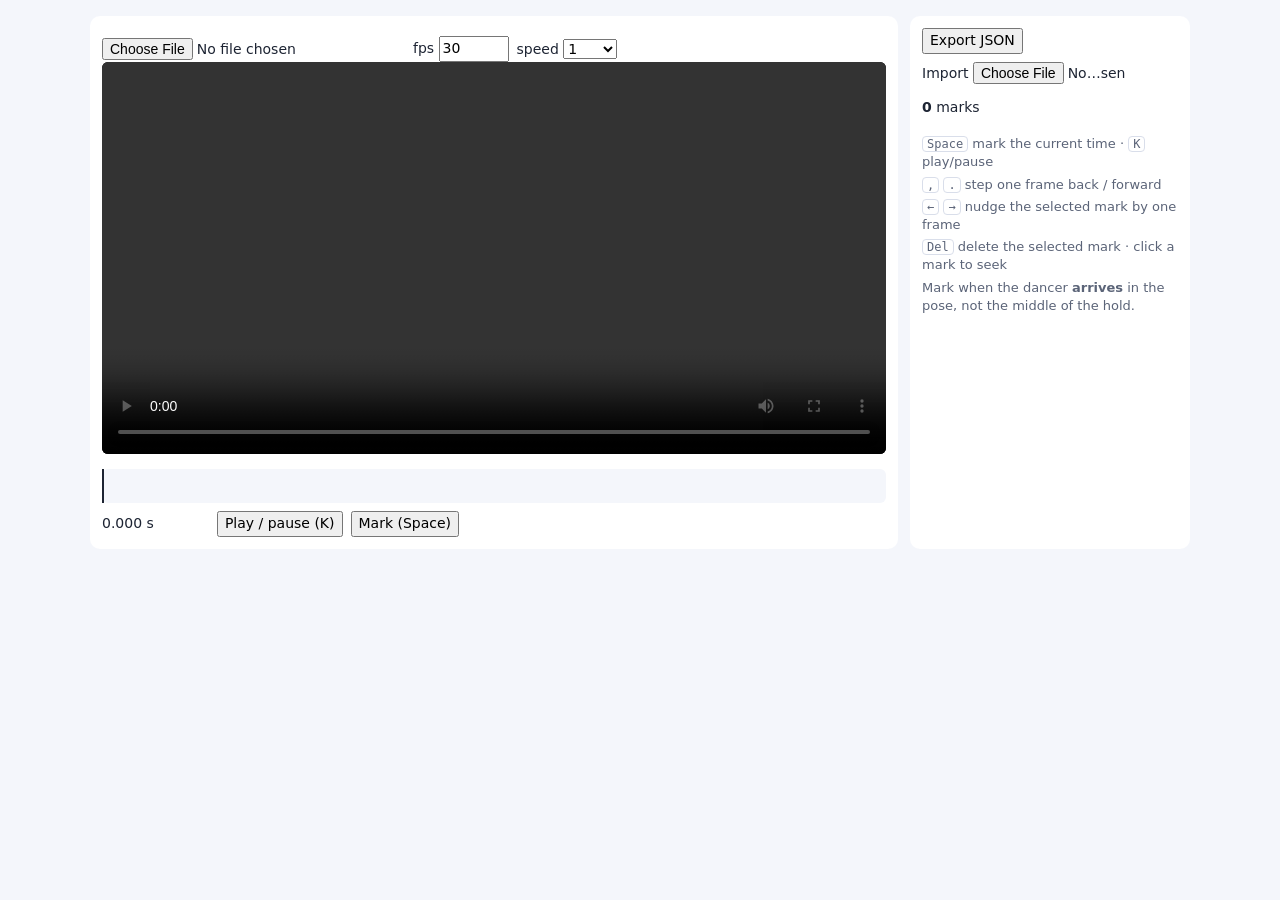
<file: tools/label.html>
<!doctype html>
<!--
  MoveMatch key-pose labeller: ground truth for tools/timing_proto.py.

  Open this file directly in a browser (no server needed), load a dance video and
  mark the moment the dancer ARRIVES in each key pose -- the same instant the game
  scores (the start of a held pose). Export saves {video, fps, labels: [t, ...]};
  put it in tools/labels/<video-stem>.json.
-->
<html lang="en">
<head>
<meta charset="utf-8">
<meta name="viewport" content="width=device-width, initial-scale=1">
<title>Key-pose labeller</title>
<style>
  :root { --bg: #f4f6fb; --card: #fff; --fg: #1d2433; --muted: #5b6478;
          --accent: #4f7cff; --sel: #ff9f1c; --line: #d9deea; }
  @media (prefers-color-scheme: dark) {
    :root { --bg: #12151c; --card: #1b2030; --fg: #e6e9f2; --muted: #9aa3b8;
            --line: #2c3346; }
  }
  * { box-sizing: border-box; }
  body { margin: 0; padding: 16px; font: 14px/1.4 system-ui, sans-serif;
         background: var(--bg); color: var(--fg); }
  main { max-width: 1100px; margin: 0 auto; display: grid; gap: 12px;
         grid-template-columns: minmax(0, 1fr) 280px; }
  @media (max-width: 760px) { main { grid-template-columns: 1fr; } }
  .card { background: var(--card); border-radius: 10px; padding: 12px; }
  video { width: 100%; max-height: 70vh; background: #000; border-radius: 6px; }
  .row { display: flex; flex-wrap: wrap; gap: 8px; align-items: center; margin-top: 8px; }
  button, select, input { font: inherit; }
  #bar { position: relative; height: 34px; margin-top: 10px; background: var(--bg);
         border-radius: 6px; cursor: pointer; }
  #bar .head { position: absolute; top: 0; bottom: 0; width: 2px; background: var(--fg); }
  #bar .mark { position: absolute; top: 4px; bottom: 4px; width: 3px; background: var(--accent);
               border-radius: 2px; }
  #bar .mark.sel { background: var(--sel); width: 5px; }
  #time { font-variant-numeric: tabular-nums; min-width: 12ch; }
  ol { margin: 0; padding-left: 2.5em; max-height: 60vh; overflow: auto;
       font-variant-numeric: tabular-nums; }
  li { padding: 2px 4px; cursor: pointer; border-radius: 4px; }
  li.sel { background: var(--sel); color: #000; }
  kbd { border: 1px solid var(--line); border-radius: 4px; padding: 0 4px; font-size: 12px; }
  .help { color: var(--muted); font-size: 13px; }
  .help p { margin: 4px 0; }
</style>
</head>
<body>
<main>
  <section class="card">
    <div class="row">
      <input type="file" id="file" accept="video/*">
      <label>fps <input type="number" id="fps" value="30" min="1" max="120" style="width:5em"></label>
      <label>speed
        <select id="speed">
          <option>0.25</option><option>0.5</option><option>0.75</option>
          <option selected>1</option>
        </select>
      </label>
    </div>
    <video id="video" controls playsinline></video>
    <div id="bar"><div class="head" id="head"></div></div>
    <div class="row">
      <span id="time">0.000 s</span>
      <button id="play">Play / pause (K)</button>
      <button id="mark">Mark (Space)</button>
    </div>
  </section>
  <aside class="card">
    <div class="row" style="margin-top:0">
      <button id="export">Export JSON</button>
      <label>Import <input type="file" id="import" accept=".json" style="width:11em"></label>
    </div>
    <p><b id="count">0</b> marks</p>
    <ol id="list"></ol>
    <div class="help">
      <p><kbd>Space</kbd> mark the current time &middot; <kbd>K</kbd> play/pause</p>
      <p><kbd>,</kbd> <kbd>.</kbd> step one frame back / forward</p>
      <p><kbd>&larr;</kbd> <kbd>&rarr;</kbd> nudge the selected mark by one frame</p>
      <p><kbd>Del</kbd> delete the selected mark &middot; click a mark to seek</p>
      <p>Mark when the dancer <b>arrives</b> in the pose, not the middle of the hold.</p>
    </div>
  </aside>
</main>
<script>
const video = document.getElementById('video');
const bar = document.getElementById('bar');
const head = document.getElementById('head');
const list = document.getElementById('list');
const fpsIn = document.getElementById('fps');
let marks = [];      // sorted times in s
let selected = -1;   // index into marks
let videoName = '';

const frame = () => 1 / (parseFloat(fpsIn.value) || 30);
const fmt = t => t.toFixed(3);

document.getElementById('file').onchange = e => {
  const f = e.target.files[0];
  if (!f) return;
  videoName = f.name;
  video.src = URL.createObjectURL(f);
};
document.getElementById('speed').onchange = e => { video.playbackRate = +e.target.value; };
video.addEventListener('loadedmetadata', () => {
  video.playbackRate = +document.getElementById('speed').value;
  render();
});
video.addEventListener('timeupdate', drawHead);
document.getElementById('play').onclick = togglePlay;
document.getElementById('mark').onclick = addMark;

function togglePlay() { video.paused ? video.play() : video.pause(); }

function addMark() {
  if (!video.duration) return;
  const t = +video.currentTime.toFixed(3);
  marks.push(t);
  marks.sort((a, b) => a - b);
  selected = marks.indexOf(t);
  render();
}

function render() {
  bar.querySelectorAll('.mark').forEach(m => m.remove());
  list.innerHTML = '';
  const dur = video.duration || 1;
  marks.forEach((t, i) => {
    const m = document.createElement('div');
    m.className = 'mark' + (i === selected ? ' sel' : '');
    m.style.left = (t / dur * 100) + '%';
    bar.appendChild(m);
    const li = document.createElement('li');
    li.textContent = fmt(t) + ' s';
    li.className = i === selected ? 'sel' : '';
    li.onclick = () => { selected = i; video.currentTime = t; render(); };
    list.appendChild(li);
  });
  document.getElementById('count').textContent = marks.length;
  drawHead();
}

function drawHead() {
  const dur = video.duration || 1;
  head.style.left = (video.currentTime / dur * 100) + '%';
  document.getElementById('time').textContent = fmt(video.currentTime) + ' s';
}

bar.onclick = e => {
  if (!video.duration) return;
  const r = bar.getBoundingClientRect();
  video.currentTime = (e.clientX - r.left) / r.width * video.duration;
};

document.addEventListener('keydown', e => {
  if (e.target.tagName === 'INPUT' || e.target.tagName === 'SELECT') return;
  const k = e.key;
  if (k === ' ') { e.preventDefault(); addMark(); }
  else if (k === 'k' || k === 'K') togglePlay();
  else if (k === ',' || k === '.') {
    video.pause();
    video.currentTime = Math.max(0, video.currentTime + (k === '.' ? 1 : -1) * frame());
  } else if ((k === 'ArrowLeft' || k === 'ArrowRight') && selected >= 0) {
    e.preventDefault();
    const t = Math.max(0, marks[selected] + (k === 'ArrowRight' ? 1 : -1) * frame());
    marks[selected] = +t.toFixed(3);
    const keep = marks[selected];
    marks.sort((a, b) => a - b);
    selected = marks.indexOf(keep);
    video.currentTime = keep;
    render();
  } else if ((k === 'Delete' || k === 'Backspace') && selected >= 0) {
    marks.splice(selected, 1);
    selected = Math.min(selected, marks.length - 1);
    render();
  }
});

document.getElementById('export').onclick = () => {
  const data = { video: videoName, fps: parseFloat(fpsIn.value) || 30, labels: marks };
  const a = document.createElement('a');
  a.href = URL.createObjectURL(new Blob([JSON.stringify(data, null, 2)], { type: 'application/json' }));
  a.download = (videoName.replace(/\.[^.]+$/, '') || 'labels') + '.json';
  a.click();
};

document.getElementById('import').onchange = async e => {
  const f = e.target.files[0];
  if (!f) return;
  const data = JSON.parse(await f.text());
  marks = (data.labels || []).map(Number).sort((a, b) => a - b);
  if (data.fps) fpsIn.value = data.fps;
  selected = -1;
  render();
};
</script>
</body>
</html>
</file>
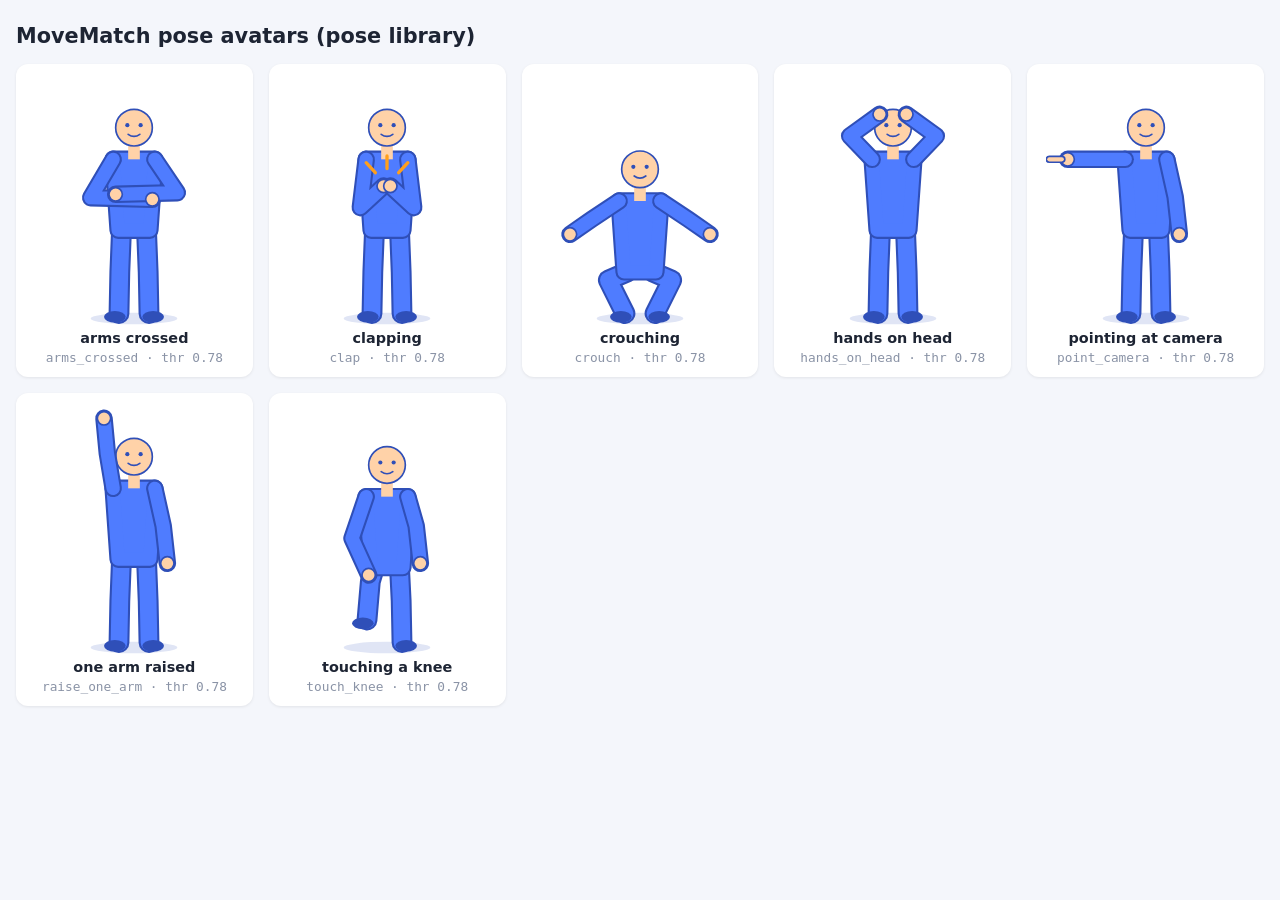
<file: app/static/avatars/preview.html>
<!doctype html>
<html lang="en"><head><meta charset="utf-8">
<meta name="viewport" content="width=device-width, initial-scale=1">
<title>Pose avatars</title>
<style>
  body { font-family: system-ui, sans-serif; background: #f4f6fb; color: #1d2433;
         margin: 0; padding: 24px 16px; }
  h1 { font-size: 1.3rem; margin: 0 0 16px; }
  .grid { display: grid; gap: 16px;
           grid-template-columns: repeat(auto-fill, minmax(200px, 1fr)); }
  figure { margin: 0; background: #fff; border-radius: 12px; padding: 12px;
            box-shadow: 0 1px 3px rgba(0,0,0,.08); text-align: center; }
  img { width: 100%; max-width: 200px; height: auto; }
  figcaption { display: flex; flex-direction: column; gap: 4px; font-size: .9rem; }
  figcaption span { color: #5b6478; }
  code { color: #8a93a6; font-size: .8rem; }
</style></head><body>
<h1>MoveMatch pose avatars (pose library)</h1>
<div class="grid">
<figure><img src="arms_crossed.svg" alt="arms_crossed"><figcaption><b>arms crossed</b><code>arms_crossed &middot; thr 0.78</code></figcaption></figure>
<figure><img src="clap.svg" alt="clap"><figcaption><b>clapping</b><code>clap &middot; thr 0.78</code></figcaption></figure>
<figure><img src="crouch.svg" alt="crouch"><figcaption><b>crouching</b><code>crouch &middot; thr 0.78</code></figcaption></figure>
<figure><img src="hands_on_head.svg" alt="hands_on_head"><figcaption><b>hands on head</b><code>hands_on_head &middot; thr 0.78</code></figcaption></figure>
<figure><img src="point_camera.svg" alt="point_camera"><figcaption><b>pointing at camera</b><code>point_camera &middot; thr 0.78</code></figcaption></figure>
<figure><img src="raise_one_arm.svg" alt="raise_one_arm"><figcaption><b>one arm raised</b><code>raise_one_arm &middot; thr 0.78</code></figcaption></figure>
<figure><img src="touch_knee.svg" alt="touch_knee"><figcaption><b>touching a knee</b><code>touch_knee &middot; thr 0.78</code></figcaption></figure>
</div></body></html>
</file>
